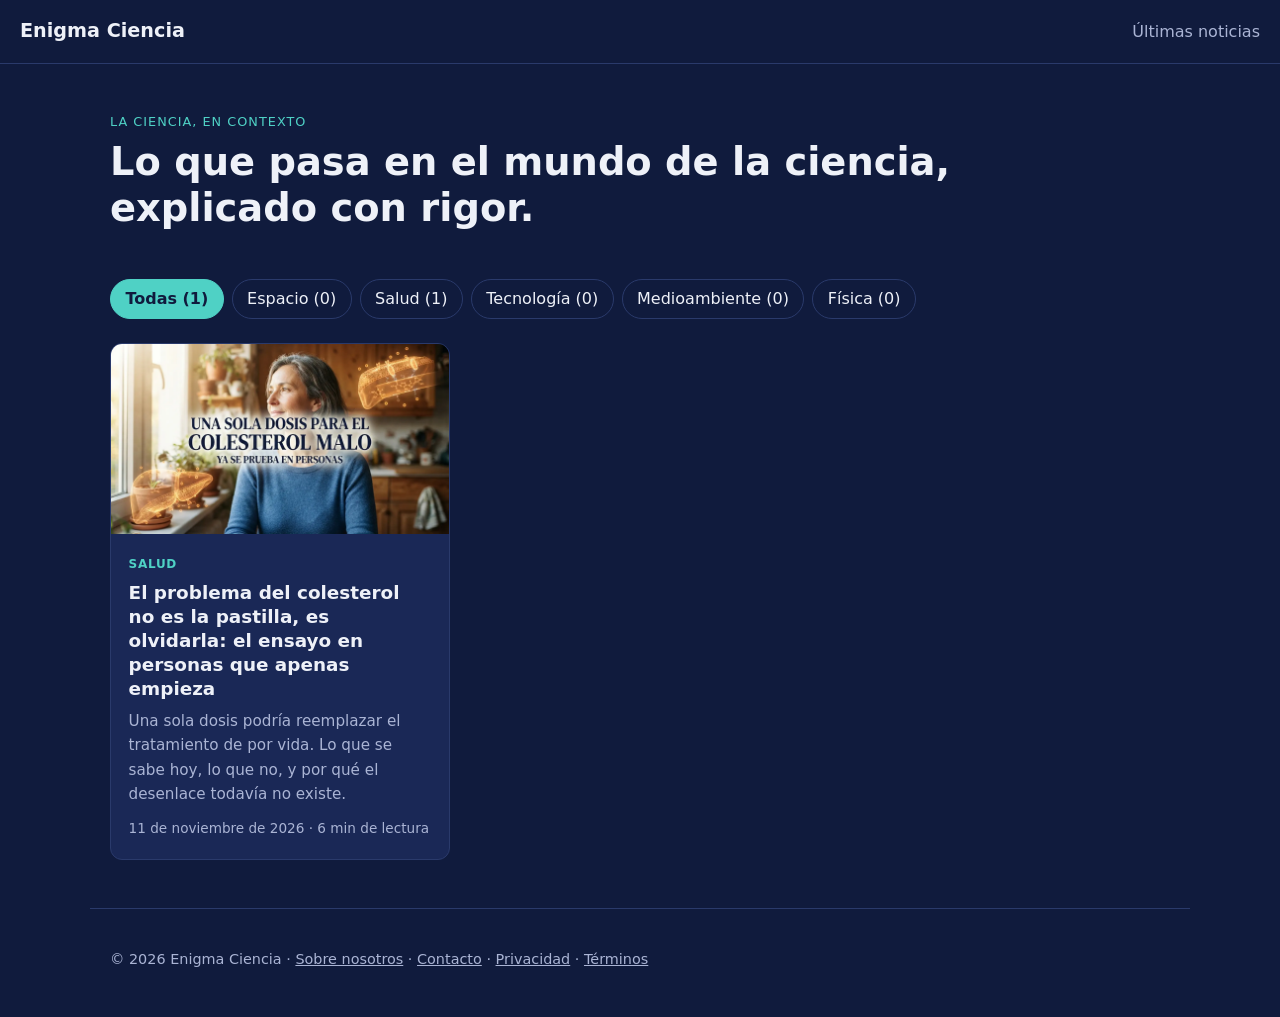
<file: index.html>
<!DOCTYPE html>
<html lang="es">
<head>
  <meta charset="UTF-8">
  <meta name="viewport" content="width=device-width, initial-scale=1">
  <title>Enigma Ciencia — La ciencia, en contexto</title>
  <meta name="description" content="Noticias y explicaciones de ciencia en español: espacio, salud, tecnología, medioambiente y física.">
  <meta name="theme-color" content="#101b3d">
  <link rel="canonical" href="https://enigmaglobal2030-source.github.io/ciencia-news/">
  <meta property="og:type" content="website">
  <meta property="og:site_name" content="Enigma Ciencia">
  <meta property="og:title" content="Enigma Ciencia — La ciencia, en contexto">
  <meta property="og:description" content="Noticias y explicaciones de ciencia en español: espacio, salud, tecnología, medioambiente y física.">
  <meta property="og:url" content="https://enigmaglobal2030-source.github.io/ciencia-news/">
  <meta property="og:locale" content="es_ES">
  <meta name="twitter:card" content="summary">
  <link rel="stylesheet" href="css/estilo.css?v=2">
</head>
<body>
  <header class="barra">
    <a class="marca" href="index.html">Enigma Ciencia</a>
    <nav aria-label="Principal">
      <a href="index.html#ultimas">Últimas noticias</a>
    </nav>
  </header>

  <main>
    <section class="portada">
      <p class="kicker">La ciencia, en contexto</p>
      <h1>Lo que pasa en el mundo de la ciencia, explicado con rigor.</h1>
    </section>

    <nav class="filtros" id="filtros" aria-label="Categorías"></nav>

    <section id="ultimas" class="rejilla" aria-live="polite"></section>
    <p id="vacio" class="vacio" hidden>Todavía no hay artículos publicados.</p>
  </main>

  <footer>
    <p>&copy; <span id="anio"></span> Enigma Ciencia ·
      <a href="sobre-nosotros.html">Sobre nosotros</a> ·
      <a href="contacto.html">Contacto</a> ·
      <a href="privacidad.html">Privacidad</a> ·
      <a href="terminos.html">Términos</a></p>
  </footer>

  <script src="js/listado.js"></script>
</body>
</html>
</file>
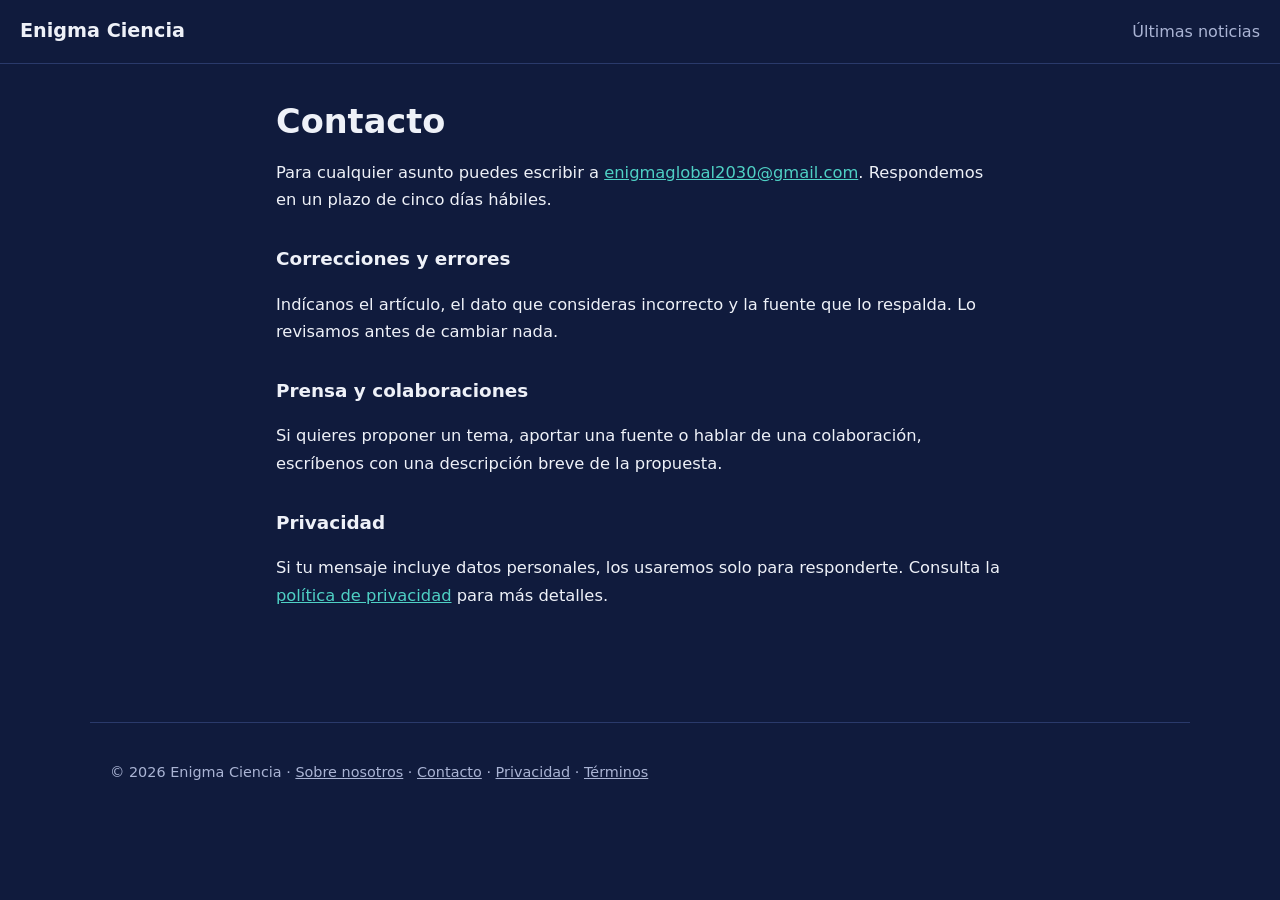
<file: contacto.html>
<!DOCTYPE html>
<html lang="es">
<head>
  <meta charset="UTF-8">
  <meta name="viewport" content="width=device-width, initial-scale=1">
  <title>Contacto — Enigma Ciencia</title>
  <meta name="description" content="Cómo contactar a Enigma Ciencia para correcciones, prensa o colaboraciones.">
  <meta name="theme-color" content="#101b3d">
  <link rel="stylesheet" href="css/estilo.css?v=2">
</head>
<body>
  <header class="barra">
    <a class="marca" href="index.html">Enigma Ciencia</a>
    <nav aria-label="Principal"><a href="index.html#ultimas">Últimas noticias</a></nav>
  </header>

  <main class="pagina-legal">
    <h1>Contacto</h1>
    <p>Para cualquier asunto puedes escribir a <a href="mailto:enigmaglobal2030@gmail.com">enigmaglobal2030@gmail.com</a>. Respondemos en un plazo de cinco días hábiles.</p>

    <h2>Correcciones y errores</h2>
    <p>Indícanos el artículo, el dato que consideras incorrecto y la fuente que lo respalda. Lo revisamos antes de cambiar nada.</p>

    <h2>Prensa y colaboraciones</h2>
    <p>Si quieres proponer un tema, aportar una fuente o hablar de una colaboración, escríbenos con una descripción breve de la propuesta.</p>

    <h2>Privacidad</h2>
    <p>Si tu mensaje incluye datos personales, los usaremos solo para responderte. Consulta la <a href="privacidad.html">política de privacidad</a> para más detalles.</p>
  </main>

  <footer>
    <p>&copy; <span id="anio"></span> Enigma Ciencia ·
      <a href="sobre-nosotros.html">Sobre nosotros</a> ·
      <a href="contacto.html">Contacto</a> ·
      <a href="privacidad.html">Privacidad</a> ·
      <a href="terminos.html">Términos</a></p>
  </footer>
  <script>document.getElementById("anio").textContent = new Date().getFullYear();</script>
</body>
</html>
</file>
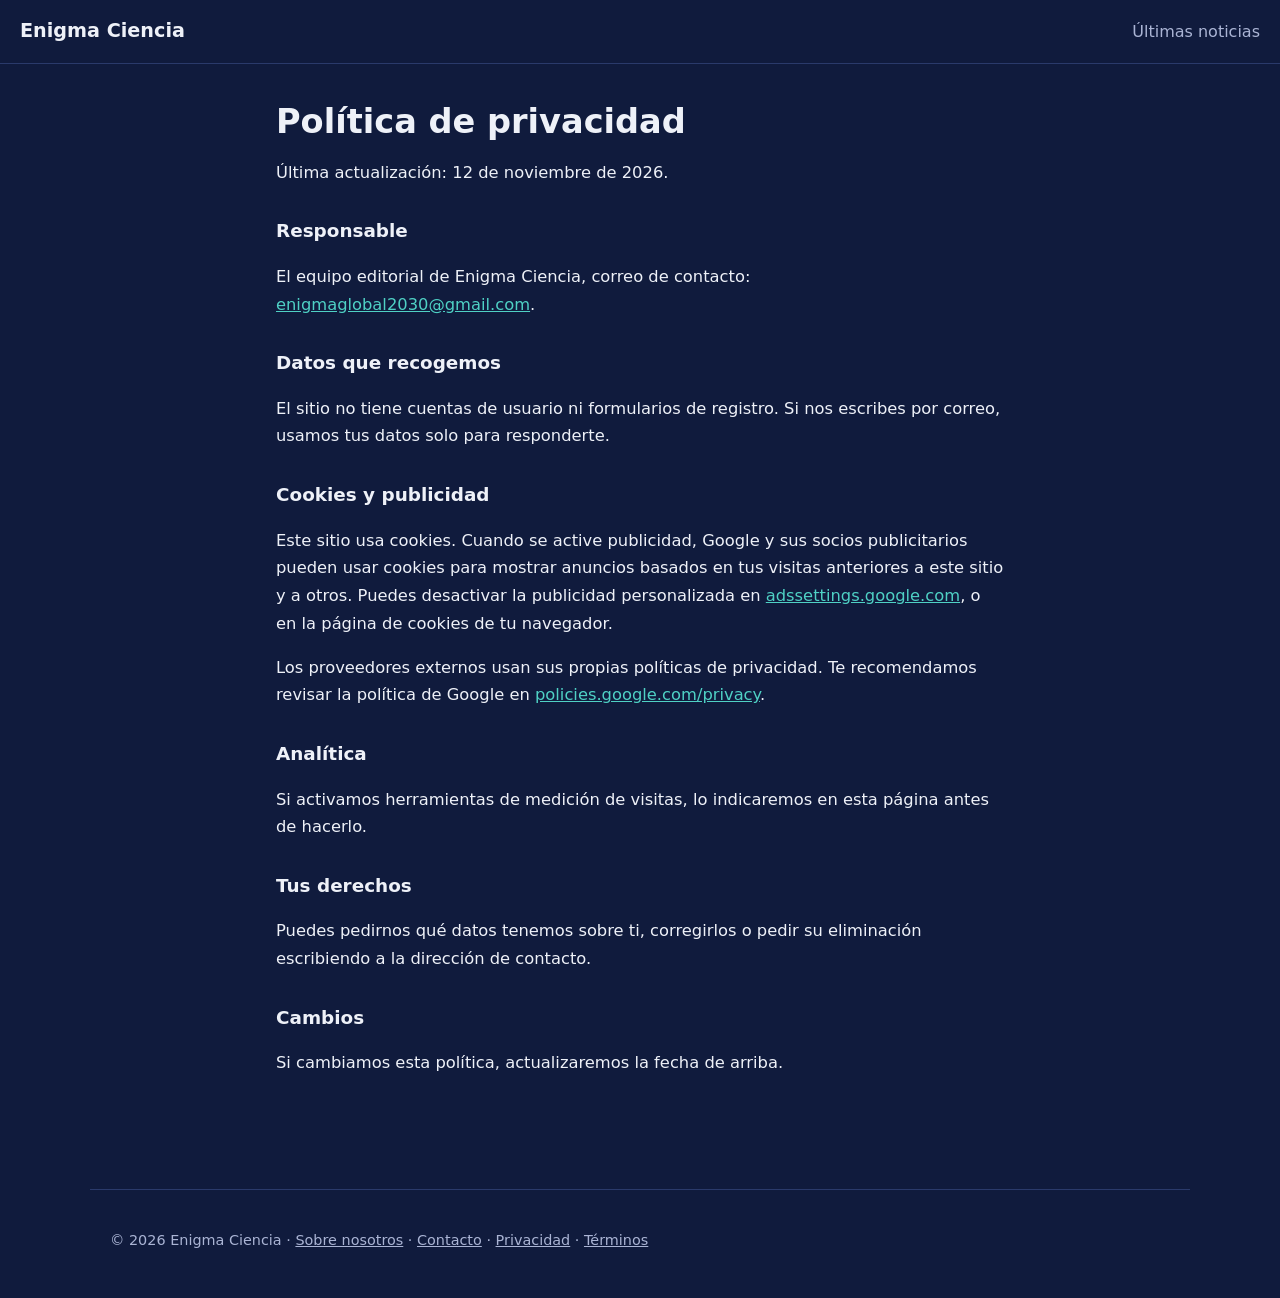
<file: privacidad.html>
<!DOCTYPE html>
<html lang="es">
<head>
  <meta charset="UTF-8">
  <meta name="viewport" content="width=device-width, initial-scale=1">
  <title>Política de privacidad — Enigma Ciencia</title>
  <meta name="description" content="Qué datos recogemos, cómo usamos las cookies y cómo puedes controlar la publicidad en Enigma Ciencia.">
  <meta name="theme-color" content="#101b3d">
  <link rel="stylesheet" href="css/estilo.css?v=2">
</head>
<body>
  <header class="barra">
    <a class="marca" href="index.html">Enigma Ciencia</a>
    <nav aria-label="Principal"><a href="index.html#ultimas">Últimas noticias</a></nav>
  </header>

  <main class="pagina-legal">
    <h1>Política de privacidad</h1>
    <p>Última actualización: 12 de noviembre de 2026.</p>

    <h2>Responsable</h2>
    <p>El equipo editorial de Enigma Ciencia, correo de contacto: <a href="mailto:enigmaglobal2030@gmail.com">enigmaglobal2030@gmail.com</a>.</p>

    <h2>Datos que recogemos</h2>
    <p>El sitio no tiene cuentas de usuario ni formularios de registro. Si nos escribes por correo, usamos tus datos solo para responderte.</p>

    <h2>Cookies y publicidad</h2>
    <p>Este sitio usa cookies. Cuando se active publicidad, Google y sus socios publicitarios pueden usar cookies para mostrar anuncios basados en tus visitas anteriores a este sitio y a otros. Puedes desactivar la publicidad personalizada en <a href="https://adssettings.google.com" rel="noopener">adssettings.google.com</a>, o en la página de cookies de tu navegador.</p>
    <p>Los proveedores externos usan sus propias políticas de privacidad. Te recomendamos revisar la política de Google en <a href="https://policies.google.com/privacy" rel="noopener">policies.google.com/privacy</a>.</p>

    <h2>Analítica</h2>
    <p>Si activamos herramientas de medición de visitas, lo indicaremos en esta página antes de hacerlo.</p>

    <h2>Tus derechos</h2>
    <p>Puedes pedirnos qué datos tenemos sobre ti, corregirlos o pedir su eliminación escribiendo a la dirección de contacto.</p>

    <h2>Cambios</h2>
    <p>Si cambiamos esta política, actualizaremos la fecha de arriba.</p>
  </main>

  <footer>
    <p>&copy; <span id="anio"></span> Enigma Ciencia ·
      <a href="sobre-nosotros.html">Sobre nosotros</a> ·
      <a href="contacto.html">Contacto</a> ·
      <a href="privacidad.html">Privacidad</a> ·
      <a href="terminos.html">Términos</a></p>
  </footer>
  <script>document.getElementById("anio").textContent = new Date().getFullYear();</script>
</body>
</html>
</file>
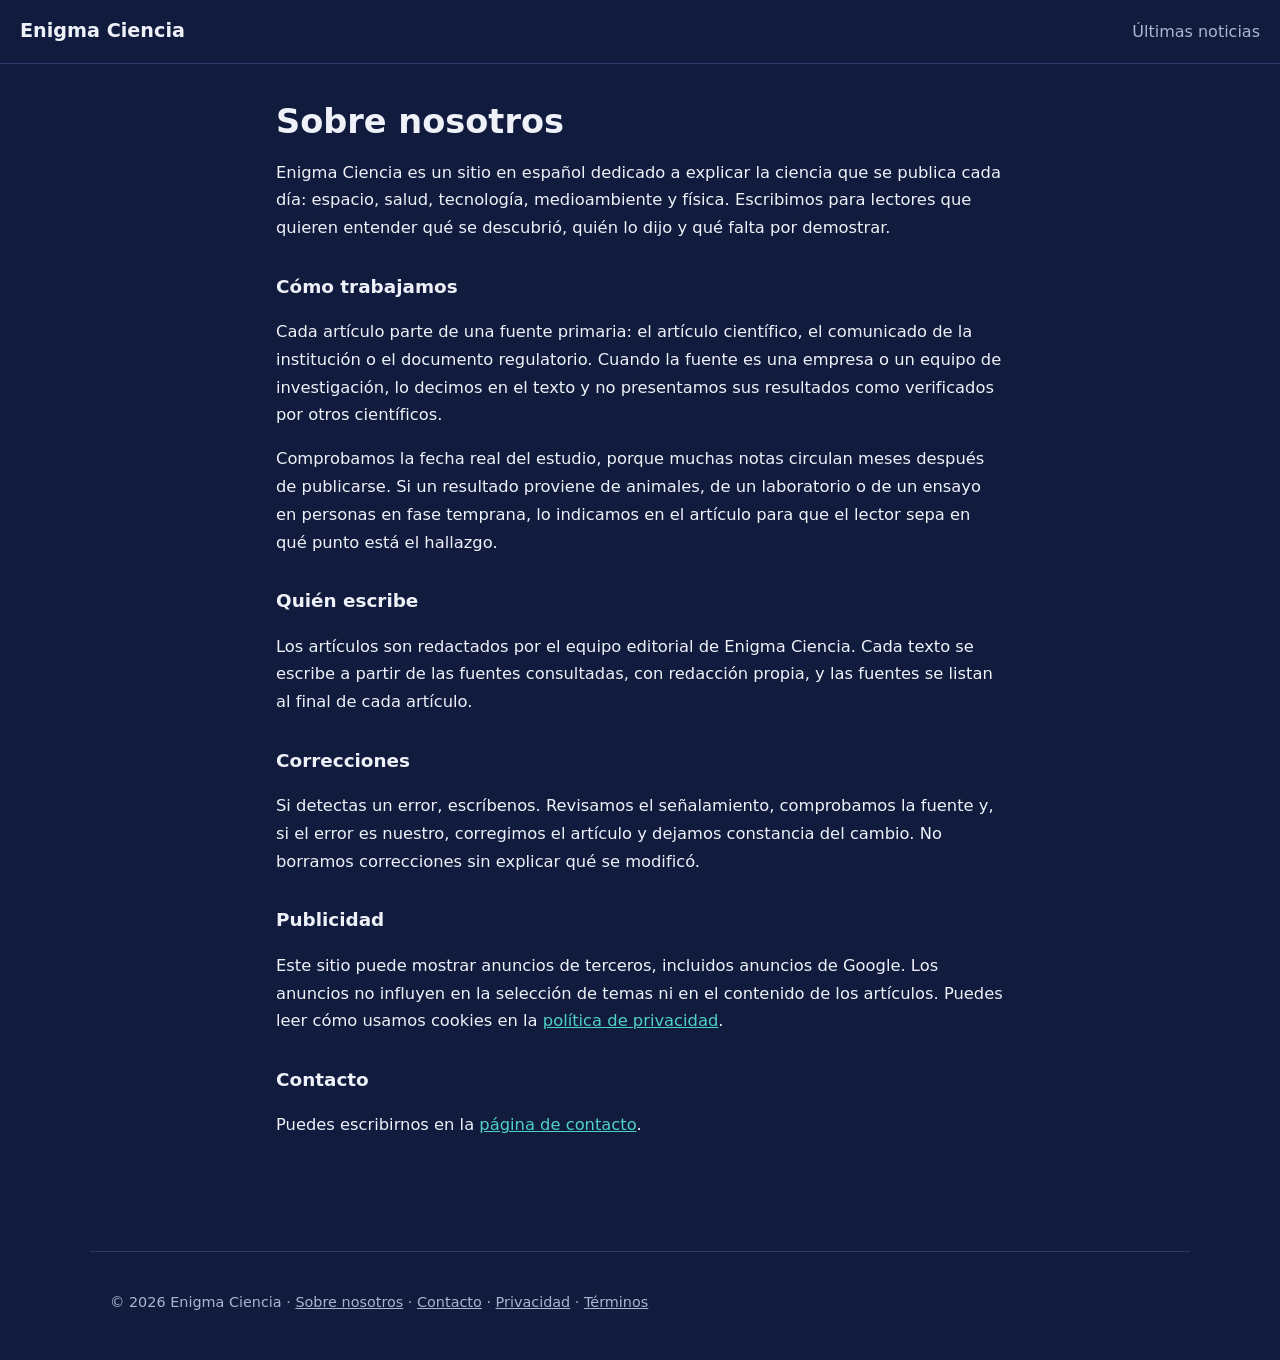
<file: sobre-nosotros.html>
<!DOCTYPE html>
<html lang="es">
<head>
  <meta charset="UTF-8">
  <meta name="viewport" content="width=device-width, initial-scale=1">
  <title>Sobre nosotros — Enigma Ciencia</title>
  <meta name="description" content="Quiénes somos, cómo verificamos la información y cómo corregimos los errores en Enigma Ciencia.">
  <meta name="theme-color" content="#101b3d">
  <link rel="stylesheet" href="css/estilo.css?v=2">
</head>
<body>
  <header class="barra">
    <a class="marca" href="index.html">Enigma Ciencia</a>
    <nav aria-label="Principal"><a href="index.html#ultimas">Últimas noticias</a></nav>
  </header>

  <main class="pagina-legal">
    <h1>Sobre nosotros</h1>
    <p>Enigma Ciencia es un sitio en español dedicado a explicar la ciencia que se publica cada día: espacio, salud, tecnología, medioambiente y física. Escribimos para lectores que quieren entender qué se descubrió, quién lo dijo y qué falta por demostrar.</p>

    <h2>Cómo trabajamos</h2>
    <p>Cada artículo parte de una fuente primaria: el artículo científico, el comunicado de la institución o el documento regulatorio. Cuando la fuente es una empresa o un equipo de investigación, lo decimos en el texto y no presentamos sus resultados como verificados por otros científicos.</p>
    <p>Comprobamos la fecha real del estudio, porque muchas notas circulan meses después de publicarse. Si un resultado proviene de animales, de un laboratorio o de un ensayo en personas en fase temprana, lo indicamos en el artículo para que el lector sepa en qué punto está el hallazgo.</p>

    <h2>Quién escribe</h2>
    <p>Los artículos son redactados por el equipo editorial de Enigma Ciencia. Cada texto se escribe a partir de las fuentes consultadas, con redacción propia, y las fuentes se listan al final de cada artículo.</p>

    <h2>Correcciones</h2>
    <p>Si detectas un error, escríbenos. Revisamos el señalamiento, comprobamos la fuente y, si el error es nuestro, corregimos el artículo y dejamos constancia del cambio. No borramos correcciones sin explicar qué se modificó.</p>

    <h2>Publicidad</h2>
    <p>Este sitio puede mostrar anuncios de terceros, incluidos anuncios de Google. Los anuncios no influyen en la selección de temas ni en el contenido de los artículos. Puedes leer cómo usamos cookies en la <a href="privacidad.html">política de privacidad</a>.</p>

    <h2>Contacto</h2>
    <p>Puedes escribirnos en la <a href="contacto.html">página de contacto</a>.</p>
  </main>

  <footer>
    <p>&copy; <span id="anio"></span> Enigma Ciencia ·
      <a href="sobre-nosotros.html">Sobre nosotros</a> ·
      <a href="contacto.html">Contacto</a> ·
      <a href="privacidad.html">Privacidad</a> ·
      <a href="terminos.html">Términos</a></p>
  </footer>
  <script>document.getElementById("anio").textContent = new Date().getFullYear();</script>
</body>
</html>
</file>
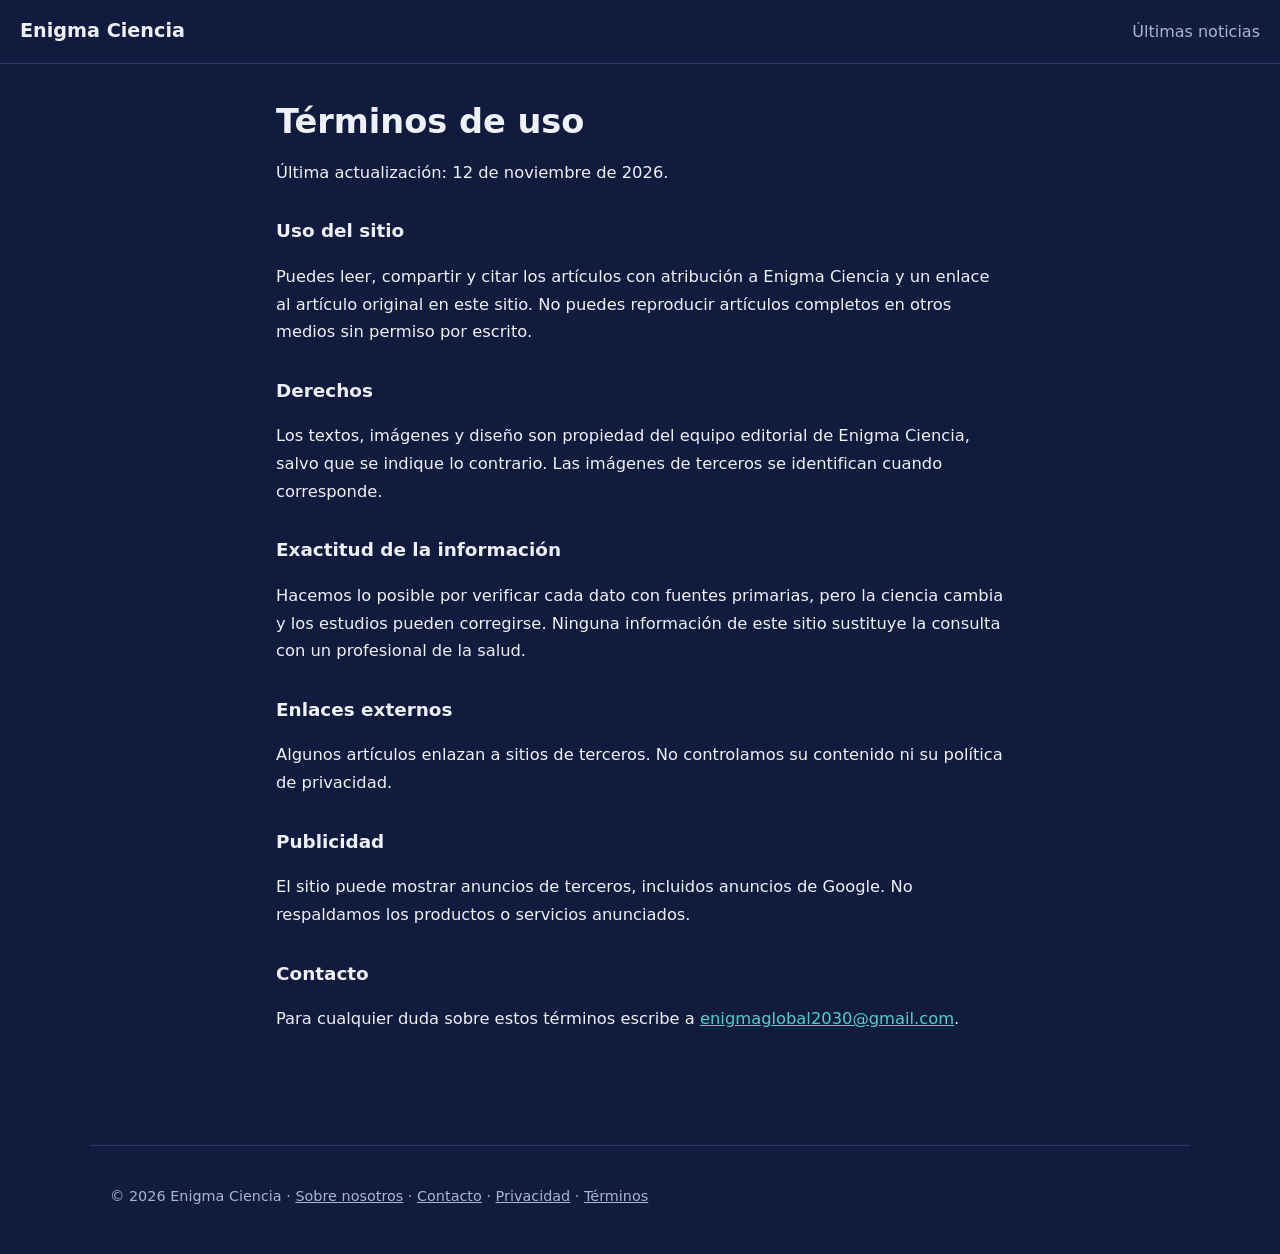
<file: terminos.html>
<!DOCTYPE html>
<html lang="es">
<head>
  <meta charset="UTF-8">
  <meta name="viewport" content="width=device-width, initial-scale=1">
  <title>Términos de uso — Enigma Ciencia</title>
  <meta name="description" content="Condiciones de uso del sitio Enigma Ciencia, derechos sobre los contenidos y enlaces externos.">
  <meta name="theme-color" content="#101b3d">
  <link rel="stylesheet" href="css/estilo.css?v=2">
</head>
<body>
  <header class="barra">
    <a class="marca" href="index.html">Enigma Ciencia</a>
    <nav aria-label="Principal"><a href="index.html#ultimas">Últimas noticias</a></nav>
  </header>

  <main class="pagina-legal">
    <h1>Términos de uso</h1>
    <p>Última actualización: 12 de noviembre de 2026.</p>

    <h2>Uso del sitio</h2>
    <p>Puedes leer, compartir y citar los artículos con atribución a Enigma Ciencia y un enlace al artículo original en este sitio. No puedes reproducir artículos completos en otros medios sin permiso por escrito.</p>

    <h2>Derechos</h2>
    <p>Los textos, imágenes y diseño son propiedad del equipo editorial de Enigma Ciencia, salvo que se indique lo contrario. Las imágenes de terceros se identifican cuando corresponde.</p>

    <h2>Exactitud de la información</h2>
    <p>Hacemos lo posible por verificar cada dato con fuentes primarias, pero la ciencia cambia y los estudios pueden corregirse. Ninguna información de este sitio sustituye la consulta con un profesional de la salud.</p>

    <h2>Enlaces externos</h2>
    <p>Algunos artículos enlazan a sitios de terceros. No controlamos su contenido ni su política de privacidad.</p>

    <h2>Publicidad</h2>
    <p>El sitio puede mostrar anuncios de terceros, incluidos anuncios de Google. No respaldamos los productos o servicios anunciados.</p>

    <h2>Contacto</h2>
    <p>Para cualquier duda sobre estos términos escribe a <a href="mailto:enigmaglobal2030@gmail.com">enigmaglobal2030@gmail.com</a>.</p>
  </main>

  <footer>
    <p>&copy; <span id="anio"></span> Enigma Ciencia ·
      <a href="sobre-nosotros.html">Sobre nosotros</a> ·
      <a href="contacto.html">Contacto</a> ·
      <a href="privacidad.html">Privacidad</a> ·
      <a href="terminos.html">Términos</a></p>
  </footer>
  <script>document.getElementById("anio").textContent = new Date().getFullYear();</script>
</body>
</html>
</file>
<file: css/estilo.css>
:root {
  --azul: #101b3d;
  --azul-2: #1a2856;
  --borde: #2a3a6b;
  --texto: #eef1f8;
  --suave: #aab4d4;
  --acento: #4fd1c5;
}

* { box-sizing: border-box; }
html { scroll-behavior: smooth; }

body {
  margin: 0;
  font-family: system-ui, -apple-system, "Segoe UI", Roboto, sans-serif;
  background: var(--azul);
  color: var(--texto);
  line-height: 1.6;
}

a { color: var(--acento); }

:focus-visible { outline: 3px solid var(--acento); outline-offset: 2px; }

.barra {
  display: flex;
  justify-content: space-between;
  align-items: center;
  padding: 1rem 1.25rem;
  border-bottom: 1px solid var(--borde);
  position: sticky;
  top: 0;
  background: var(--azul);
  z-index: 10;
}
.marca { font-weight: 800; font-size: 1.2rem; color: var(--texto); text-decoration: none; }
.barra nav a { color: var(--suave); margin-left: 1rem; text-decoration: none; }

main, footer { max-width: 1100px; margin: 0 auto; padding: 0 1.25rem; }

.portada { padding: 3rem 0 1.5rem; }
.kicker { color: var(--acento); text-transform: uppercase; letter-spacing: .08em; font-size: .8rem; margin: 0; }
h1 { font-size: clamp(1.6rem, 4vw, 2.4rem); line-height: 1.2; margin: .4rem 0 0; }

.filtros { display: flex; flex-wrap: wrap; gap: .5rem; margin: 1.5rem 0; }
.filtros button {
  background: transparent;
  color: var(--texto);
  border: 1px solid var(--borde);
  border-radius: 999px;
  padding: .4rem .9rem;
  cursor: pointer;
  font: inherit;
}
.filtros button[aria-pressed="true"] {
  background: var(--acento);
  color: var(--azul);
  border-color: var(--acento);
  font-weight: 700;
}

.rejilla { display: grid; grid-template-columns: repeat(auto-fill, minmax(280px, 1fr)); gap: 1.25rem; }

.tarjeta {
  background: var(--azul-2);
  border: 1px solid var(--borde);
  border-radius: 12px;
  overflow: hidden;
  display: flex;
  flex-direction: column;
  text-decoration: none;
  color: inherit;
}
.tarjeta img { width: 100%; aspect-ratio: 16 / 9; object-fit: cover; display: block; background: var(--borde); }
.tarjeta .cuerpo { padding: 1rem 1.1rem 1.2rem; }
.tarjeta h2 { font-size: 1.15rem; margin: .35rem 0 .5rem; line-height: 1.3; }
.tarjeta p { margin: 0; color: var(--suave); font-size: .95rem; }

.etiqueta { color: var(--acento); font-size: .75rem; text-transform: uppercase; letter-spacing: .06em; font-weight: 700; }
.meta { color: var(--suave); font-size: .85rem; margin-top: .75rem; }
.vacio { color: var(--suave); padding: 2rem 0; }

.articulo { max-width: 760px; margin: 0 auto; padding: 2rem 0 3rem; overflow-wrap: break-word; }
.articulo h1 { font-size: clamp(1.5rem, 4vw, 2.2rem); line-height: 1.25; margin: .5rem 0 .75rem; }
.volver { display: block; margin-bottom: 1.25rem; }
.articulo .etiqueta { display: block; margin-bottom: .25rem; }
img { max-width: 100%; height: auto; }
.bajada { font-size: 1.15rem; color: var(--suave); }
.articulo figure { margin: 1.5rem 0; }
.articulo figure img { width: 100%; border-radius: 12px; display: block; }
.parrafo { font-size: 1.05rem; margin: 0 0 1.1rem; }
.articulo h2 { font-size: 1.2rem; margin-top: 2rem; border-top: 1px solid var(--borde); padding-top: 1rem; }
.articulo ol li { margin-bottom: .4rem; }

.etiquetas { display: flex; flex-wrap: wrap; gap: .4rem; margin-top: 2rem; }
.etiquetas span {
  background: var(--azul-2);
  border: 1px solid var(--borde);
  border-radius: 999px;
  padding: .2rem .7rem;
  font-size: .85rem;
  color: var(--suave);
}

footer {
  border-top: 1px solid var(--borde);
  padding-top: 1.5rem;
  padding-bottom: 2rem;
  color: var(--suave);
  font-size: .9rem;
  margin-top: 3rem;
}

/* Páginas legales y pie de página */
.pagina-legal { max-width: 760px; margin: 0 auto; padding: 2rem 1rem 3rem; line-height: 1.7; }
.pagina-legal h1 { font-size: clamp(1.5rem, 4vw, 2.1rem); }
.pagina-legal h2 { font-size: 1.15rem; margin-top: 1.8rem; }
.pagina-legal p { font-size: 1.02rem; }
footer a { color: var(--suave); }
</file>
